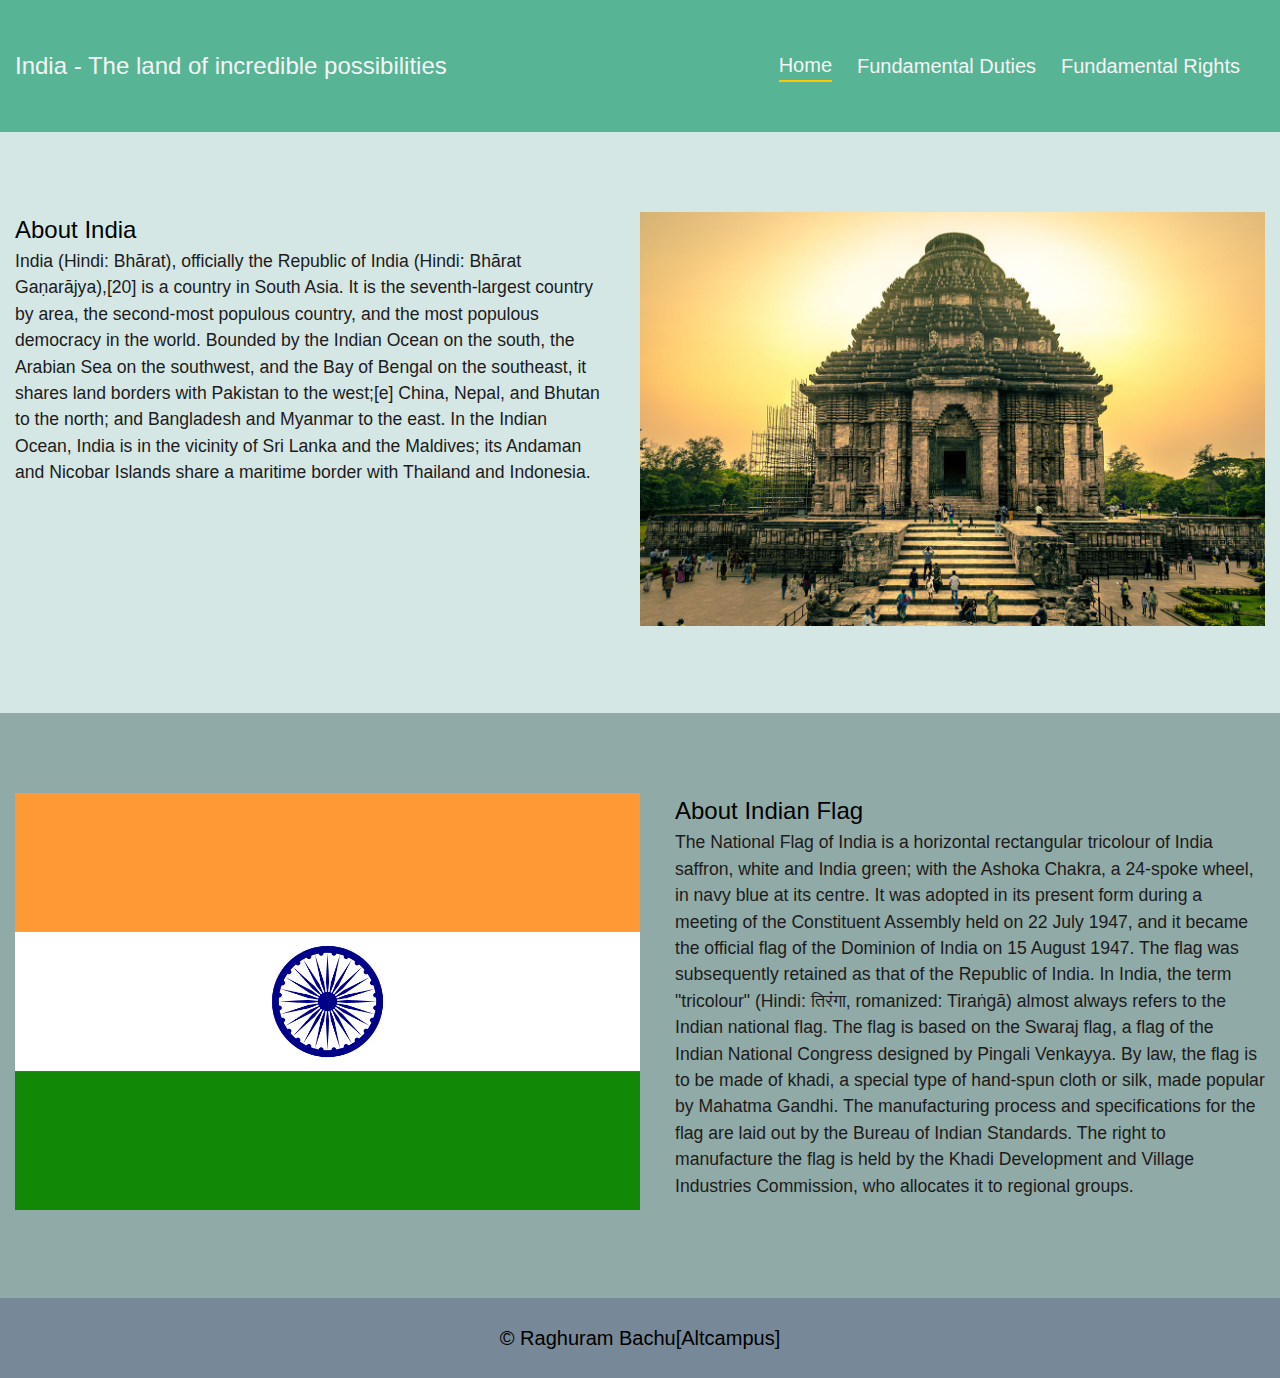
<file: index.html>
<!DOCTYPE html>
<html lang="en">
<head>
    <meta charset="UTF-8">
    <meta name="viewport" content="width=device-width, initial-scale=1.0">
    <title>Fundamental Duties</title>
    <!-- Fonts -->


    <!-- CSS -->
    <link rel="stylesheet" href="assets/stylesheet/style.css">
</head>
<body>
    <header>
       <nav class="nav container flex">
            <a class="logo" href="/">
                <h2>India - The land of incredible possibilities</h2>
            </a>
            <div class="nav-menu flex">
                <a class="active" href="/">Home</a>
                <a href="fundamental-duties">Fundamental Duties</a>
                <a href="fundamental-rights">Fundamental Rights</a>
                
            </div>
       </nav>
    </header>
    <main>
        <section class="primary">
            <article class="just-flex container">
                <div class="col col-pad-right">
                    <h2>About India</h2>
                    <p>India (Hindi: Bhārat), officially the Republic of India (Hindi: Bhārat Gaṇarājya),[20] is a country in South Asia. It is the seventh-largest country by area, the second-most populous country, and the most populous democracy in the world. Bounded by the Indian Ocean on the south, the Arabian Sea on the southwest, and the Bay of Bengal on the southeast, it shares land borders with Pakistan to the west;[e] China, Nepal, and Bhutan to the north; and Bangladesh and Myanmar to the east. In the Indian Ocean, India is in the vicinity of Sri Lanka and the Maldives; its Andaman and Nicobar Islands share a maritime border with Thailand and Indonesia.</p>
                </div>
                <div class="col">
                    <img src="assets/media/monuments.jpeg" alt="India">
                </div>
            </article>
        </section>

        <section class="secondary">
            <article class="just-flex container">
                <div class="col">
                    <img src="assets/media/india_flag.jpeg" alt="India">
                </div>
                <div class="col col-pad-left">
                    <h2>About Indian Flag</h2>
                    <p>The National Flag of India is a horizontal rectangular tricolour of India saffron, white and India green; with the Ashoka Chakra, a 24-spoke wheel, in navy blue at its centre. It was adopted in its present form during a meeting of the Constituent Assembly held on 22 July 1947, and it became the official flag of the Dominion of India on 15 August 1947. The flag was subsequently retained as that of the Republic of India. In India, the term "tricolour" (Hindi: तिरंगा, romanized: Tiraṅgā) almost always refers to the Indian national flag. The flag is based on the Swaraj flag, a flag of the Indian National Congress designed by Pingali Venkayya.

                    By law, the flag is to be made of khadi, a special type of hand-spun cloth or silk, made popular by Mahatma Gandhi. The manufacturing process and specifications for the flag are laid out by the Bureau of Indian Standards. The right to manufacture the flag is held by the Khadi Development and Village Industries Commission, who allocates it to regional groups. </p>
                </div>
            </article>
        </section>
    </main>
    <footer class="footer">
       <div>
        <small>&copy Raghuram Bachu[Altcampus]</small>
       </div>
    </footer>   
</body>
</html>
</file>
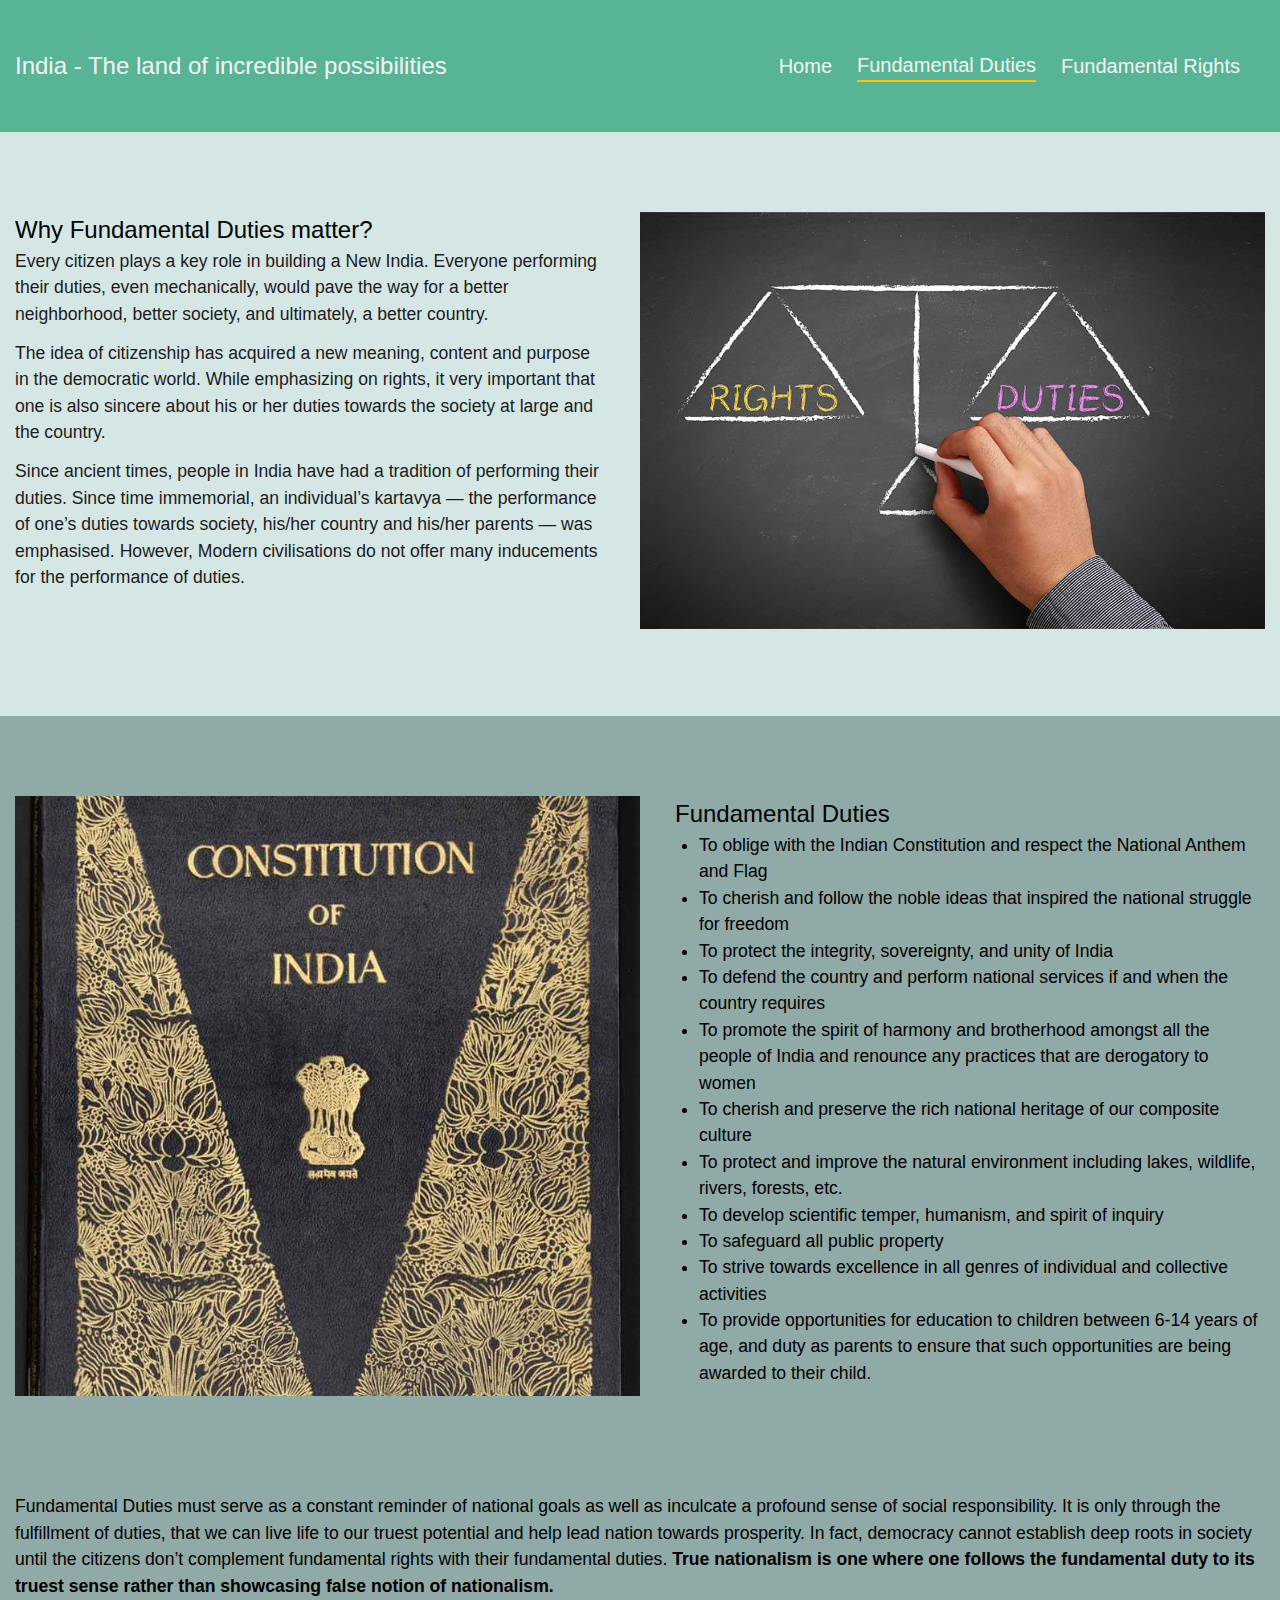
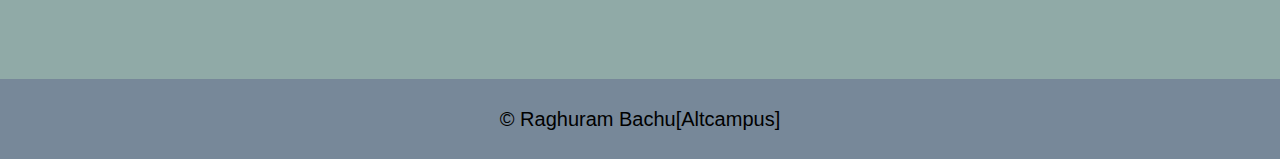
<file: fundamental-duties.html>
<!DOCTYPE html>
<html lang="en">
<head>
    <meta charset="UTF-8">
    <meta name="viewport" content="width=device-width, initial-scale=1.0">
    <title>Fundamental Duties</title>
    <!-- Fonts -->


    <!-- CSS -->
    <link rel="stylesheet" href="assets/stylesheet/style.css">
</head>
<body>
    <header>
       <nav class="nav container flex">
            <a class="logo" href="/">
                <h2>India - The land of incredible possibilities</h2>
            </a>
            <div class="nav-menu flex">
                <a href="/">Home</a>
                <a class="active" href="fundamental-duties">Fundamental Duties</a>
                <a href="fundamental-rights">Fundamental Rights</a>
            </div>
       </nav>
    </header>
    <main>
        <section class="primary">
            <article class="just-flex container">
                <div class="col col-pad-right">
                    <h2>Why Fundamental Duties matter?</h2>
                    <p class="fd-para">Every citizen plays a key role in building a New India. Everyone performing their duties, even mechanically, would pave the way for a better neighborhood, better society, and ultimately, a better country.</p>
                    <p class="fd-para">
                    The idea of citizenship has acquired a new meaning, content and purpose in the democratic world. While emphasizing on rights, it very important that one is also sincere about his or her duties towards the society at large and the country. 
                    </p>
                    <p class="fd-para">
                        Since ancient times, people in India have had a tradition of performing their duties. Since time immemorial, an individual’s kartavya — the performance of one’s duties towards society, his/her country and his/her parents — was emphasised. However, Modern civilisations do not offer many inducements for the performance of duties.
                    </p>
                </div>
                <div class="col">
                    <img src="assets/media/dutiesvsrights.jpeg" alt="India">
                </div>
            </article>
        </section>

        <section class="secondary">
            <article class="just-flex container">
                <div class="col">
                    <img class="fd-img" src="assets/media/duties.jpeg" alt="India">
                </div>
                <div class="col col-pad-left">
                    <h2>Fundamental Duties</h2>
                    <ul>
                        <li>
                            To oblige with the Indian Constitution and respect the National Anthem and Flag
                        </li>
                        <li>
                            To cherish and follow the noble ideas that inspired the national struggle for freedom
                        </li>
                        <li>
                            To protect the integrity, sovereignty, and unity of India
                        </li>
                        <li>
                            To defend the country and perform national services if and when the country requires
                        </li>
                        <li>
                            To promote the spirit of harmony and brotherhood amongst all the people of India and renounce any practices that are derogatory to women
                        </li>
                        <li>
                            To cherish and preserve the rich national heritage of our composite culture
                        </li>
                        <li>
                            To protect and improve the natural environment including lakes, wildlife, rivers, forests, etc.
                        </li>
                        <li>
                            To develop scientific temper, humanism, and spirit of inquiry
                        </li>
                        <li>
                            To safeguard all public property
                        </li>
                        <li>
                            To strive towards excellence in all genres of individual and collective activities  
                        </li>
                        <li>
                            To provide opportunities for education to children between 6-14 years of age, and duty as parents to ensure that such opportunities are being awarded to their child.
                        </li>
                    </ul>
                </div>
            </article>

            <article class="container">
                Fundamental Duties must serve as a constant reminder of national goals as well as inculcate a profound sense of social responsibility. It is only through the fulfillment of duties, that we can live life to our truest potential and help lead nation towards prosperity. In fact, democracy cannot establish deep roots in society until the citizens don’t complement fundamental rights with their fundamental duties. <strong>
                    True nationalism is one where one follows the fundamental duty to its truest sense rather than showcasing false notion of nationalism.
                </strong>
            </article>
        </section>
    </main>
    <footer class="footer">
       <div>
        <small>&copy Raghuram Bachu[Altcampus]</small>
       </div>
    </footer>   
</body>
</html>
</file>
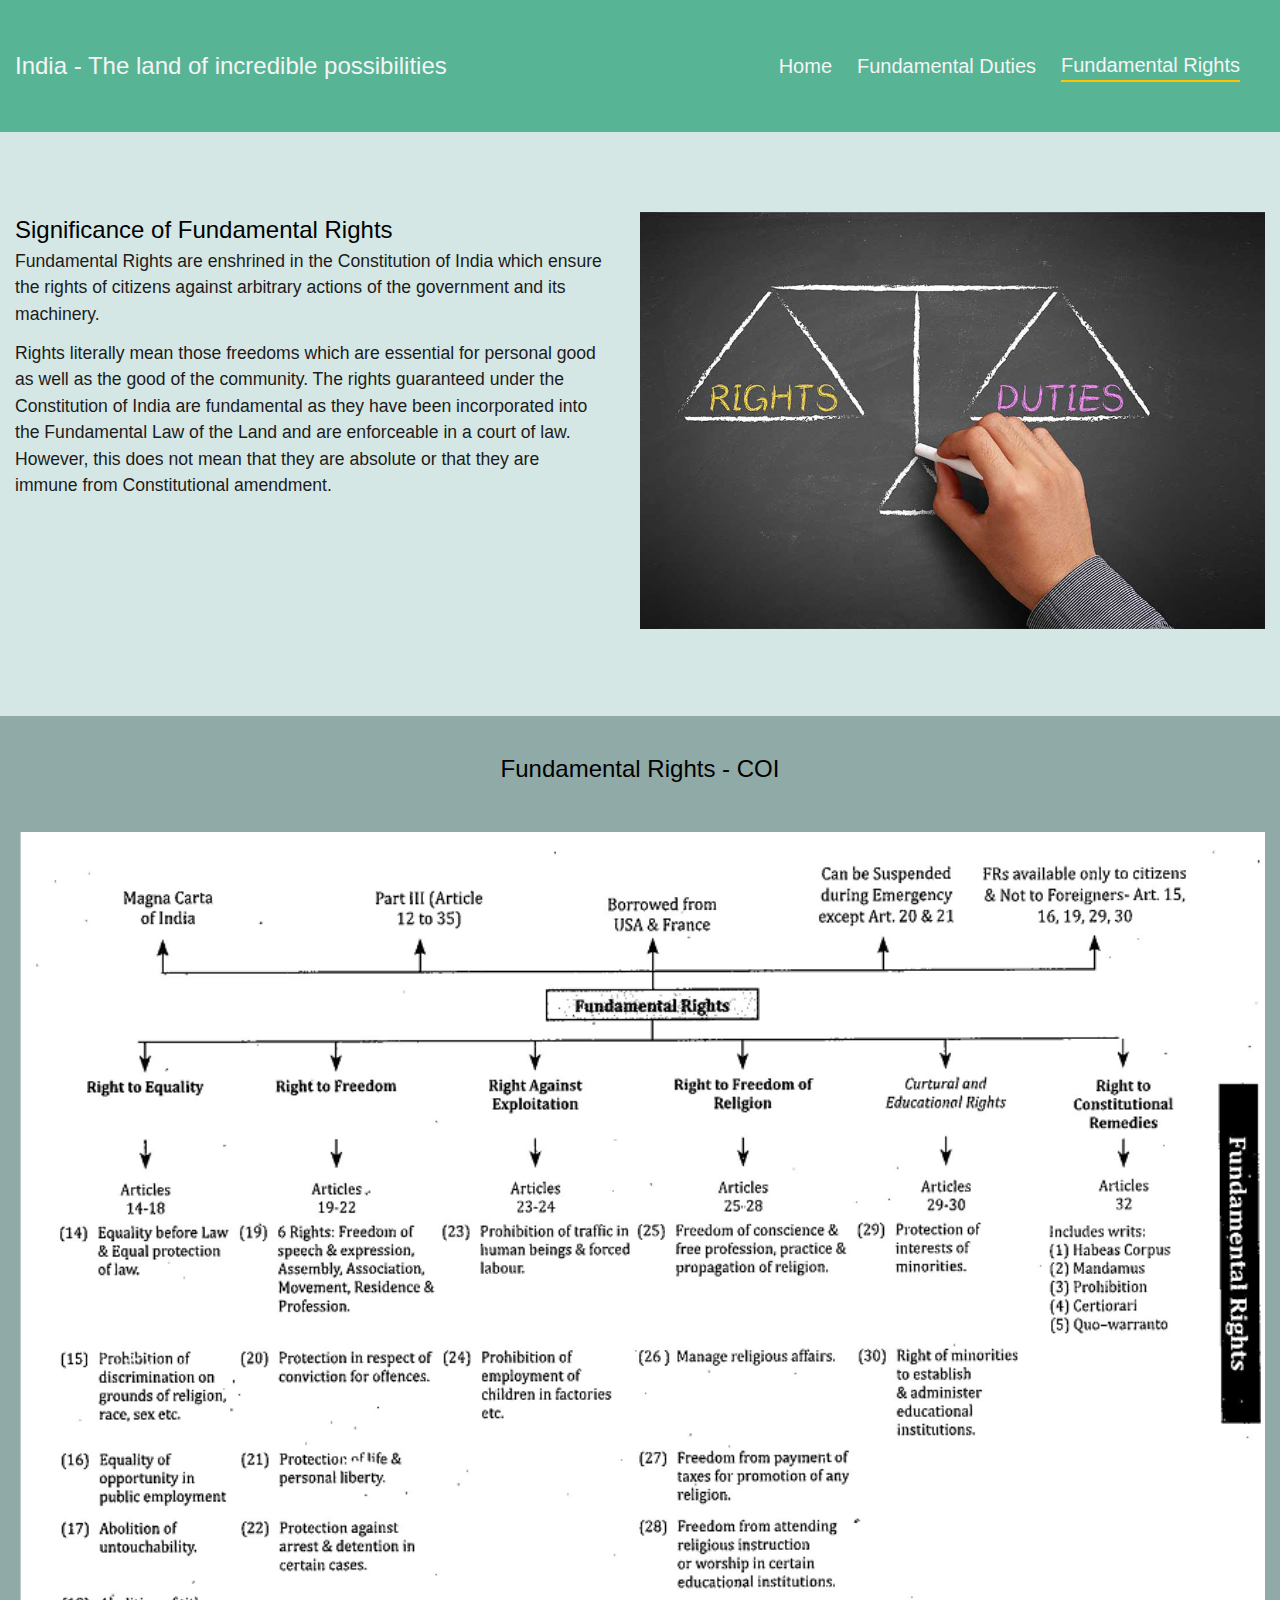
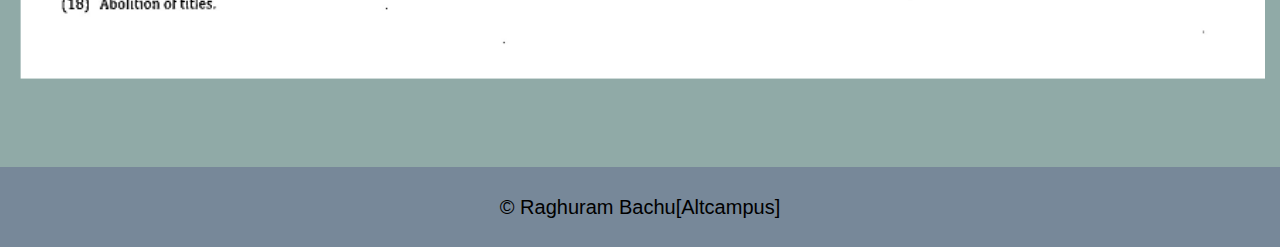
<file: fundamental-rights.html>
<!DOCTYPE html>
<html lang="en">
<head>
    <meta charset="UTF-8">
    <meta name="viewport" content="width=device-width, initial-scale=1.0">
    <title>Fundamental Duties</title>
    <!-- Fonts -->


    <!-- CSS -->
    <link rel="stylesheet" href="assets/stylesheet/style.css">
</head>
<body>
    <header>
       <nav class="nav container flex">
            <a class="logo" href="/">
                <h2>India - The land of incredible possibilities</h2>
            </a>
            <div class="nav-menu flex">
                <a href="/">Home</a>
                <a href="fundamental-duties">Fundamental Duties</a>
                <a class="active" href="fundamental-rights">Fundamental Rights</a>
            </div>
       </nav>
    </header>
    <main>
        <section class="primary">
            <article class="just-flex container">
                <div class="col col-pad-right">
                    <h2>Significance of Fundamental Rights</h2>
                    <p class="fd-para">
                        Fundamental Rights are enshrined in the Constitution of India  which ensure the rights of citizens against arbitrary actions of the government and its machinery.
                    </p>
                    <p class="fd-para">
                        Rights literally mean those freedoms which are essential for personal good as well as the good of the community. The rights guaranteed under the Constitution of India are fundamental as they have been incorporated into the Fundamental Law of the Land and are enforceable in a court of law. However, this does not mean that they are absolute or that they are immune from Constitutional amendment.
                    </p>
                </div>
                <div class="col">
                    <img src="assets/media/dutiesvsrights.jpeg" alt="Duties">
                </div>
            </article>
        </section>

        <section class="secondary">
            <h2 class="fr-center">Fundamental Rights - COI</h2>
           <article class="container">
                <img class="fr-img" src="./assets/media/rights.png" alt="Rights">
           </article>
        </section>
    </main>
    <footer class="footer">
       <div>
        <small>&copy Raghuram Bachu[Altcampus]</small>
       </div>
    </footer>   
</body>
</html>
</file>
<file: assets/stylesheet/style.css>
/* http://meyerweb.com/eric/tools/css/reset/ 
   v2.0 | 20110126
   License: none (public domain)
*/

html, body, div, span, applet, object, iframe,
h1, h2, h3, h4, h5, h6, p, blockquote, pre,
a, abbr, acronym, address, big, cite, code,
del, dfn, em, img, ins, kbd, q, s, samp,
small, strike, strong, sub, sup, tt, var,
b, u, i, center,
dl, dt, dd, ol, ul, li,
fieldset, form, label, legend,
table, caption, tbody, tfoot, thead, tr, th, td,
article, aside, canvas, details, embed, 
figure, figcaption, footer, header, hgroup, 
menu, nav, output, ruby, section, summary,
time, mark, audio, video {
	margin: 0;
	padding: 0;
	border: 0;
	font-size: 100%;
	font: inherit;
	vertical-align: baseline;
}
/* HTML5 display-role reset for older browsers */
article, aside, details, figcaption, figure, 
footer, header, hgroup, menu, nav, section {
	display: block;
}
body {
	line-height: 1;
}
ol, ul {
	list-style: none;
}
blockquote, q {
	quotes: none;
}
blockquote:before, blockquote:after,
q:before, q:after {
	content: '';
	content: none;
}
table {
	border-collapse: collapse;
	border-spacing: 0;
}

/* General */
*{
    box-sizing: border-box;
}

body{
    line-height: 1.5;
    font-size: 1.1rem;
    font-family: 'Lato', sans-serif;
}

.container{
    max-width: 1250px;
    margin: 0 auto;
}


a{
    text-decoration: none;
    color: whitesmoke;
    display: inline-block;
}

.active{
    border-bottom: 2.5px solid #ffc600;
    
}


/* Clearfix */
.clearfix:after,
.clearfix:before{
    content: "";
    display: table;
}

.clearfix:after{
    clear: both;
}

.flex{
    display: flex;
    justify-content: space-between;
    align-items: center;
}






/* Typography */
h1{
    font-size: 32px;
}

h2{
    font-size: 24px;
}

h3,.logo{
    font-size: 1.2rem;
}

p{
    color: rgb(29, 27, 27);
}

.fd-para{
    margin-bottom: 0.8rem;
}

/* Header Section */
header{
    padding: 25px 0;
    background-color: rgb(87, 180, 149);
    
}

.logo{
    float: left;
}

.nav-menu{
    float: right;
    padding: 25px;
}

.nav-menu a{
    margin-left: 25px;
    font-size: 20px;
}



article{
    padding: 45px 0;
}

.primary{
    background-color: rgb(212, 231, 229);
    padding: 35px 0;
}



.section-heading{
    text-align: center;
}

.just-flex{
    display: flex;
}

.col{
    /* float:left; */
    width: 50%;
    
}

.col-pad-right{
    padding-right: 35px;
}

.col-pad-left{
    padding-left: 35px;
}


.col img{
    width: 100%;
}


.secondary{
    background-color: rgb(144, 170, 167);
    padding: 35px 0;
}


.footer{
    text-align: center;
    padding: 25px;
    font-size: 20px;
    background-color: lightslategray;
}

.fd-img{
    height: 600px;
    object-fit: cover;
}

ul{
    list-style-type: disc;
    list-style-position:outside ;
    margin-left: 1.5rem;
}

strong{
    font-weight: bold;
}

.fr-img{
    width: 100%;
    object-fit: cover;
}

.fr-center{
    text-align: center;
}

@media all and (max-width:1025px){
    .container{
        padding: 0rem 2rem;
    }
}

@media all and (max-width:800px){
    .just-flex{
        flex-direction: column;
        justify-content: center;
        align-items: center;
    }

    .col{
        margin: 1rem 0;
        width: 100%;
    }

    .col-pad-right{
        padding-right: 0;
    }

    .col-pad-left{
        padding-left: 0;
    }
}


@media all and (max-width:769px){
    .nav a{
        font-size: 0.9rem;
    }
    h2{
        font-size: 1.1rem;
    }
}

@media all and (max-width:600px){
    .nav a{
        font-size: 0.8rem;
    }
    h2{
        font-size: 0.9rem;
    }
    p{
        font-size: 0.8rem;
    }
}

@media all and (max-width:450px){
    .nav a{
        font-size: 0.65rem;
    }
    h2{
        font-size: 0.75rem;
    }
    p{
        font-size: 0.7rem;
    }
}

@media all and (max-width:340px){
    .nav a{
        font-size: 0.5rem;
    }
    h2{
        font-size: 0.6rem;
    }
    p{
        font-size: 0.6rem;
    }
}
</file>
